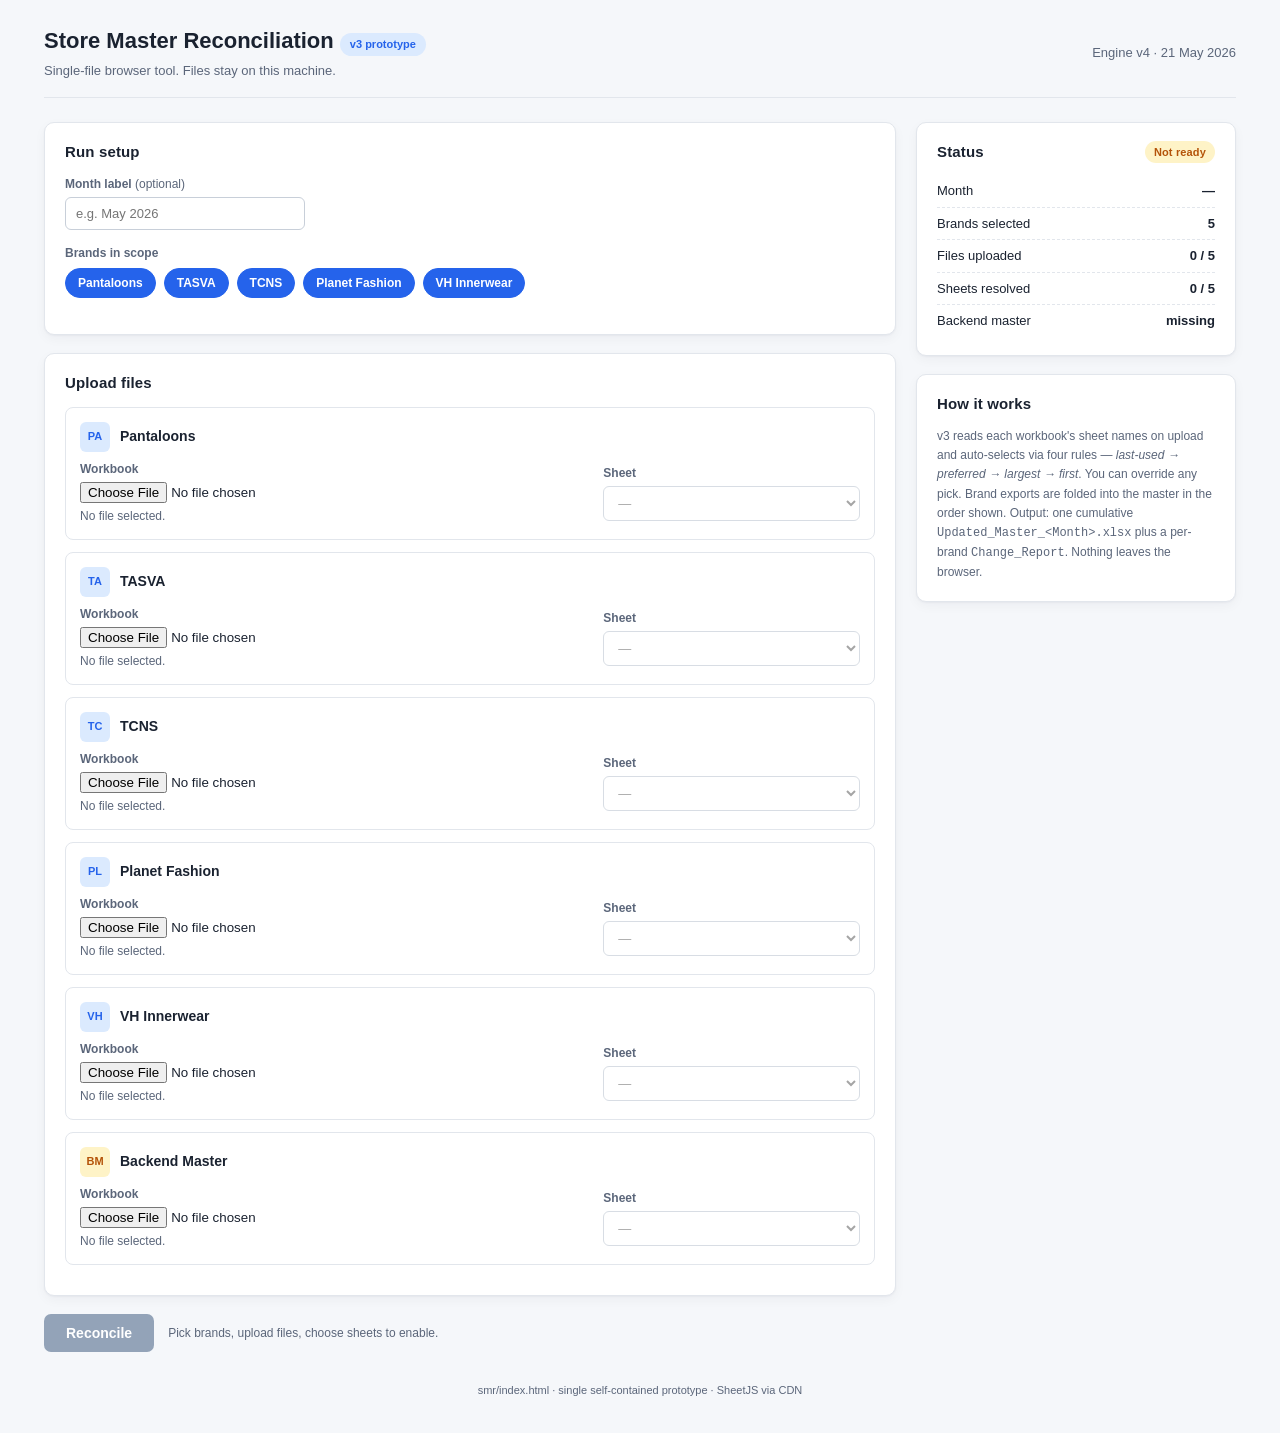
<file: smr/index.html>
<!DOCTYPE html>
<html lang="en">
<head>
<meta charset="utf-8" />
<title>Store Master Reconciliation — v3</title>
<meta name="viewport" content="width=device-width,initial-scale=1" />
<style>
  :root {
    --bg: #f5f7fa;
    --surface: #ffffff;
    --border: #e2e6ec;
    --border-strong: #c8cfd9;
    --text: #1a2230;
    --text-2: #5b667a;
    --accent: #2563eb;
    --accent-tint: #dbeafe;
    --success: #137333;
    --success-tint: #e6f4ea;
    --danger: #c5221f;
    --danger-tint: #fdecea;
    --warn: #b45309;
    --warn-tint: #fef3c7;
    --shadow: 0 1px 2px rgba(15,23,42,.04), 0 4px 12px rgba(15,23,42,.04);
  }
  * { box-sizing: border-box; }
  body {
    margin: 0; background: var(--bg); color: var(--text);
    font: 14px/1.5 -apple-system, BlinkMacSystemFont, "Segoe UI", Roboto, sans-serif;
  }
  .shell { max-width: 1240px; margin: 0 auto; padding: 24px; }
  .page-header {
    display: flex; align-items: center; justify-content: space-between;
    padding-bottom: 16px; margin-bottom: 24px; border-bottom: 1px solid var(--border);
  }
  .page-header h1 { margin: 0 0 4px 0; font-size: 22px; }
  .page-header .sub { color: var(--text-2); font-size: 13px; }
  .pill {
    display: inline-block; padding: 3px 10px; border-radius: 999px;
    background: var(--accent-tint); color: var(--accent);
    font-size: 11px; font-weight: 600;
  }
  .layout { display: grid; grid-template-columns: 1fr 320px; gap: 20px; align-items: flex-start; }
  @media (max-width: 960px) { .layout { grid-template-columns: 1fr; } }

  .card {
    background: var(--surface); border: 1px solid var(--border); border-radius: 10px;
    padding: 18px 20px; box-shadow: var(--shadow); margin-bottom: 18px;
  }
  .card h2 { margin: 0 0 12px 0; font-size: 15px; letter-spacing: .01em; }
  .field { margin-bottom: 14px; }
  label { display: block; font-size: 12px; color: var(--text-2); margin-bottom: 4px; font-weight: 600; }
  input[type=text], select {
    width: 100%; padding: 8px 10px; border: 1px solid var(--border-strong);
    border-radius: 6px; background: var(--surface); font-size: 13px;
  }
  input[type=text]:focus, select:focus {
    outline: none; border-color: var(--accent); box-shadow: 0 0 0 3px var(--accent-tint);
  }
  .brand-chips { display: flex; flex-wrap: wrap; gap: 8px; margin-top: 6px; }
  .brand-chip {
    display: inline-flex; align-items: center; gap: 6px;
    padding: 5px 12px; border: 1px solid var(--border-strong); border-radius: 999px;
    background: var(--surface); cursor: pointer; font-size: 12px; user-select: none;
  }
  .brand-chip.active { background: var(--accent); color: #fff; border-color: var(--accent); }
  .brand-chip input { display: none; }

  /* Upload slot */
  .slot {
    border: 1px solid var(--border); border-radius: 8px; padding: 14px;
    margin-bottom: 12px; background: var(--surface);
  }
  .slot.hidden { display: none; }
  .slot.has-file { border-color: var(--success); background: var(--success-tint); }
  .slot.error { border-color: var(--danger); background: var(--danger-tint); }
  .slot-head { display: flex; align-items: center; gap: 10px; margin-bottom: 8px; }
  .slot-name { font-weight: 600; flex: 1; }
  .slot-avatar {
    width: 30px; height: 30px; border-radius: 6px; display: grid; place-items: center;
    background: var(--accent-tint); color: var(--accent); font-weight: 700; font-size: 11px;
  }
  .slot-row { display: flex; gap: 10px; align-items: end; flex-wrap: wrap; }
  .slot-row > * { flex: 1; min-width: 140px; }
  .slot-row .file-pick { flex: 2; }
  .file-meta { font-size: 12px; color: var(--text-2); margin-top: 4px; }
  .badge {
    display: inline-block; padding: 1px 7px; border-radius: 4px;
    font-size: 10px; font-weight: 600; text-transform: uppercase; letter-spacing: .05em;
    margin-left: 6px; vertical-align: middle;
  }
  .badge.last-used { background: #ede9fe; color: #6d28d9; }
  .badge.preferred { background: #dbeafe; color: #2563eb; }
  .badge.largest   { background: #fef3c7; color: #b45309; }
  .badge.first     { background: #e5e7eb; color: #4b5563; }
  .badge.csv       { background: #d1fae5; color: #047857; }
  .badge.error     { background: var(--danger-tint); color: var(--danger); }
  .slot-error { color: var(--danger); font-size: 12px; margin-top: 6px; }
  .static-sheet {
    padding: 8px 10px; border: 1px solid var(--border); border-radius: 6px;
    background: #f9fafb; font-size: 13px; color: var(--text-2); font-style: italic;
  }

  /* Sidebar */
  .status-row { display: flex; justify-content: space-between; padding: 6px 0;
    border-bottom: 1px dashed var(--border); font-size: 13px; }
  .status-row:last-child { border-bottom: 0; }
  .status-row .v { font-weight: 600; }
  .ready-pill {
    display: inline-block; padding: 3px 9px; border-radius: 999px; font-size: 11px;
    font-weight: 600;
  }
  .ready-pill.ready { background: var(--success-tint); color: var(--success); }
  .ready-pill.not-ready { background: var(--warn-tint); color: var(--warn); }

  .run-row { display: flex; align-items: center; gap: 14px; }
  button.primary {
    background: var(--accent); color: #fff; border: 0; padding: 11px 22px;
    border-radius: 7px; font-size: 14px; font-weight: 600; cursor: pointer;
  }
  button.primary:disabled { background: #93a3b8; cursor: not-allowed; }
  button.primary:hover:not(:disabled) { background: #1d4ed8; }
  .run-hint { font-size: 12px; color: var(--text-2); }

  /* Results */
  .download-row { display: flex; gap: 10px; align-items: center; padding: 10px 0; }
  .download-row a {
    display: inline-flex; align-items: center; gap: 6px;
    padding: 8px 14px; border: 1px solid var(--accent); border-radius: 6px;
    background: var(--accent-tint); color: var(--accent); font-size: 13px;
    text-decoration: none; font-weight: 600;
  }
  .download-row a:hover { background: var(--accent); color: #fff; }
  table.brand-table {
    width: 100%; border-collapse: collapse; font-size: 12px; margin-top: 8px;
  }
  table.brand-table th, table.brand-table td {
    padding: 6px 8px; border-bottom: 1px solid var(--border); text-align: left;
  }
  table.brand-table th { color: var(--text-2); font-weight: 600; font-size: 11px;
    text-transform: uppercase; letter-spacing: .04em; }
  .agg { display: grid; grid-template-columns: repeat(4, 1fr); gap: 10px; margin-bottom: 16px; }
  .agg .stat { padding: 10px; background: #f8fafc; border-radius: 6px; }
  .agg .stat .n { font-size: 22px; font-weight: 700; color: var(--accent); }
  .agg .stat .l { font-size: 11px; color: var(--text-2); text-transform: uppercase; }
  .warnings { background: #fff7ed; border: 1px solid #fdba74; padding: 10px 14px; border-radius: 6px; margin-top: 12px; font-size: 12px; }
  .warnings h4 { margin: 0 0 6px 0; color: var(--warn); }
  .warnings ul { margin: 0; padding-left: 20px; }
  .footer { color: var(--text-2); font-size: 11px; text-align: center; margin-top: 30px; }
  .progress-wrap { display: none; align-items: center; gap: 8px; }
  .progress-wrap.visible { display: flex; }
  .spinner {
    width: 16px; height: 16px; border: 2px solid var(--accent-tint);
    border-top-color: var(--accent); border-radius: 50%; animation: spin .8s linear infinite;
  }
  @keyframes spin { to { transform: rotate(360deg); } }
</style>
</head>
<body>
<main class="shell">

  <header class="page-header">
    <div>
      <h1>Store Master Reconciliation <span class="pill">v3 prototype</span></h1>
      <div class="sub">Single-file browser tool. Files stay on this machine.</div>
    </div>
    <div class="sub">Engine v4 · 21 May 2026</div>
  </header>

  <div class="layout">
    <div>
      <!-- SETUP CARD -->
      <section class="card">
        <h2>Run setup</h2>
        <div class="field">
          <label for="month">Month label <span style="font-weight:normal;color:var(--text-2)">(optional)</span></label>
          <input type="text" id="month" placeholder="e.g. May 2026" style="max-width:240px" />
        </div>
        <div class="field">
          <label>Brands in scope</label>
          <div class="brand-chips" id="brand-chips">
            <!-- populated by JS from BRANDS -->
          </div>
        </div>
      </section>

      <!-- UPLOAD CARD -->
      <section class="card">
        <h2>Upload files</h2>
        <div id="brand-slots">
          <!-- populated by JS -->
        </div>
        <div class="slot" id="slot-backend" data-slot="backend">
          <div class="slot-head">
            <span class="slot-avatar" style="background:#fef3c7;color:#b45309">BM</span>
            <span class="slot-name">Backend Master</span>
          </div>
          <div class="slot-row">
            <div class="file-pick">
              <label for="file-backend">Workbook</label>
              <input type="file" id="file-backend" accept=".xlsx,.xlsm,.xls,.csv" />
              <div class="file-meta" id="meta-backend">No file selected.</div>
            </div>
            <div>
              <label for="sheet-backend">Sheet</label>
              <div id="sheet-wrap-backend">
                <select id="sheet-backend" disabled><option>—</option></select>
              </div>
              <div class="file-meta" id="sheet-meta-backend"></div>
            </div>
          </div>
          <div class="slot-error" id="err-backend" hidden></div>
        </div>
      </section>

      <!-- RUN ROW -->
      <div class="run-row">
        <button class="primary" id="run" disabled>Reconcile</button>
        <span class="run-hint" id="run-hint">Pick brands, upload files, choose sheets to enable.</span>
        <span class="progress-wrap" id="progress"><span class="spinner"></span><span id="progress-text">Working…</span></span>
      </div>

      <!-- RESULTS -->
      <section id="results" style="display:none" class="card" aria-live="polite">
        <h2>Results</h2>
        <div id="results-body"></div>
      </section>
    </div>

    <!-- SIDEBAR -->
    <aside>
      <section class="card">
        <h2>Status <span class="ready-pill not-ready" id="ready-pill" style="float:right">Not ready</span></h2>
        <div class="status-row"><span>Month</span><span class="v" id="s-month">—</span></div>
        <div class="status-row"><span>Brands selected</span><span class="v" id="s-brands">0</span></div>
        <div class="status-row"><span>Files uploaded</span><span class="v" id="s-files">0 / 0</span></div>
        <div class="status-row"><span>Sheets resolved</span><span class="v" id="s-sheets">0 / 0</span></div>
        <div class="status-row"><span>Backend master</span><span class="v" id="s-backend">missing</span></div>
      </section>
      <section class="card">
        <h2>How it works</h2>
        <p style="font-size:12px;color:var(--text-2);line-height:1.6;margin:0">
          v3 reads each workbook's sheet names on upload and auto-selects via four
          rules — <em>last-used → preferred → largest → first</em>. You can override
          any pick. Brand exports are folded into the master in the order shown.
          Output: one cumulative <code>Updated_Master_&lt;Month&gt;.xlsx</code> plus a
          per-brand <code>Change_Report</code>. Nothing leaves the browser.
        </p>
      </section>
    </aside>
  </div>

  <p class="footer">smr/index.html · single self-contained prototype · SheetJS via CDN</p>
</main>

<!-- SheetJS — workbook parsing + writing.  CDN-loaded but no data leaves
     the browser; the library executes locally. -->
<script src="https://cdn.sheetjs.com/xlsx-0.20.2/package/dist/xlsx.full.min.js"></script>

<script>
"use strict";

/* ============================================================
 * Master schema (v3, 44 columns).  Column 1 ID, column 2 Title.
 * ============================================================ */
const MASTER_FIELDS = [
  "ID", "Title",
  "Store Id", "Store Name", "Retek Code", "Legacy Code",
  "Organization", "MainOrganization", "SubOrganization",
  "Facility Name", "NewFacilityName", "NewSubBrand",
  "brand", "Sub-brand", "Facility Type", "Brand2", "Business",
  "Region", "Store Type", "Store Main type", "Store Subtype",
  "Store Zone", "Store City", "State", "Address", "Pincode",
  "Location", "Located", "Square feet", "Carpet",
  "Store Opening Date", "Showroom Manager Name", "Showroom Manager No",
  "Store Email Id", "Area Manager Name", "ARM Contact No", "ARM E mail",
  "Regional Manager Name", "RM Contact No", "Regional Manager E-mail Id",
  "Isactive", "Dailychecklist access", "Old Sapcode", "Remarks",
];
// Title is engine-managed (mirror of Store Id) on every cascade outcome.
// ID and Old Sapcode are never overwritten on refresh.
// 44 columns total — verify in console.

/* ============================================================
 * Approved email domains (Section 6.2)
 * ============================================================ */
const APPROVED_EMAIL_DOMAINS = new Set([
  "abfrl.adityabirla.com",
  "ablbl.adityabirla.com",
  "sabyasachi.com",
  "shantanunikhil.com",
  "houseofmasaba.com",
]);

/* ============================================================
 * Helpers
 * ============================================================ */
// Convert a column letter ("A", "B", ..., "AA", "AB", ...) to 0-based index.
function colToIdx(letter) {
  let n = 0;
  for (const ch of letter.toUpperCase()) {
    if (ch < "A" || ch > "Z") return -1;
    n = n * 26 + (ch.charCodeAt(0) - 64);
  }
  return n - 1;
}

// v4 rule (d): the four zone codes are all upper-case.
const ZONE = { SOUTH: "SOUT", NORTH: "NRTH", WEST: "WEST", EAST: "EAST" };
function zoneFromRegion(region) {
  if (region == null) return null;
  const key = String(region).trim().toUpperCase();
  if (!key) return null;
  if (ZONE[key]) return ZONE[key];
  // Fallback: first alpha run, first 4 letters, always upper-case.
  const m = key.match(/[A-Z]+/);
  const token = m ? m[0] : key;
  return ZONE[token] || token.slice(0, 4);
}

function toTitleCase(s) {
  if (s == null) return null;
  return String(s).toLowerCase().replace(/\b\w/g, c => c.toUpperCase());
}

function lowerTrim(s) {
  if (s == null) return null;
  return String(s).trim().toLowerCase();
}

function toIntOrNull(v) {
  if (v == null || v === "") return null;
  // Parse as float first so "411005.0" -> 411005 (not 4110050 after
  // stripping the dot).  Then floor to drop any fractional part.
  const f = parseFloat(String(v).replace(/[^\d.\-]/g, ""));
  if (!Number.isFinite(f)) return null;
  return Math.trunc(f);
}

// SheetJS returns dates as JS Date objects when cellDates: true is set; otherwise
// as Excel serials.  Normalise both to YYYY-MM-DD strings.
function toIsoDate(v) {
  if (v == null || v === "") return null;
  if (v instanceof Date && !isNaN(v)) {
    return v.toISOString().slice(0, 10);
  }
  if (typeof v === "number" && Number.isFinite(v)) {
    // Excel serial -> JS Date (Excel epoch = 1899-12-30)
    const ms = (v - 25569) * 86400 * 1000;
    const d = new Date(ms);
    if (!isNaN(d)) return d.toISOString().slice(0, 10);
  }
  const s = String(v).trim();
  // Already YYYY-MM-DD
  const iso = s.match(/^(\d{4})-(\d{2})-(\d{2})/);
  if (iso) return iso[0];
  // DD/MM/YYYY or DD-MM-YYYY
  const m = s.match(/^(\d{1,2})[\/\-](\d{1,2})[\/\-](\d{2,4})/);
  if (m) {
    let [, d, mo, y] = m;
    if (y.length === 2) y = (Number(y) >= 70 ? "19" : "20") + y;
    return `${y.padStart(4,"0")}-${mo.padStart(2,"0")}-${d.padStart(2,"0")}`;
  }
  return s;
}

function cleanPhone(v) {
  if (v == null || v === "") return null;
  // Preserve "|" separator (multiple numbers).  Just trim each part.
  return String(v).split("|").map(s => s.trim()).filter(Boolean).join(" | ");
}

// Pincode parsed out of a TASVA address — "last 6 digits".
function pincodeFromAddress(addr) {
  if (!addr) return null;
  const m = String(addr).match(/(\d{6})(?!\d)/g);
  if (!m) return null;
  return parseInt(m[m.length - 1], 10);
}

// Apply a transform name to a value.
function applyTransform(value, transform) {
  if (value == null || value === "") return null;
  switch ((transform || "").toLowerCase()) {
    case "upper": return String(value).toUpperCase().trim();
    case "lower": return String(value).toLowerCase().trim();
    case "title": case "titlecase": return toTitleCase(String(value).trim());
    case "trim":  return String(value).trim();
    case "int":   return toIntOrNull(value);
    case "isodate": return toIsoDate(value);
    case "phone": case "phoneclean": return cleanPhone(value);
    case "zoneprefix": return zoneFromRegion(value);
    case "yes_no_upper": return String(value).trim().toUpperCase();
    case "": return typeof value === "string" ? value.trim() : value;
    default: return value;
  }
}

/* ============================================================
 * BRANDS configuration
 * Every brand has:
 *   label           — display string
 *   scope_column    — master column used to partition rows (brand | Organization)
 *   scope_value     — value that flags a row as belonging to this brand
 *   header_row      — 1-indexed row where the data sheet's headers live
 *   preferred_sheets— ordered candidates for auto-select rule 2
 *   mapping         — {target_field: rule}
 * A rule is one of:
 *   {t: "COL", c: "A", x: "upper"}
 *   {t: "CONST", v: "PFRL"}
 *   {t: "EMPTY"}
 *   {t: "PRESERVE"}             — read from master; never overwrite
 *   {t: "MIRROR", from: "Store Id"}
 *   {t: "DERIVED", op: "pincodeFromAddress", c: "Y"}
 *   {t: "FALLBACK", primary: "L", fallback: "L"}   — same-column fallback (Carpet=Sqft)
 * ============================================================ */
const BRANDS = {
  "Pantaloons": {
    label: "Pantaloons", scope_column: "brand", scope_value: "Pantaloons",
    header_row: 1, preferred_sheets: ["Sheet1"],
    mapping: {
      "ID":             {t: "PRESERVE"},
      "Title":          {t: "MIRROR", from: "Store Id"},
      "Store Id":       {t: "COL", c: "C"},
      "Store Name":     {t: "COL", c: "D"},
      "Retek Code":     {t: "COL", c: "C"},
      "Legacy Code":    {t: "COL", c: "C"},
      "Organization":   {t: "CONST", v: "PFRL"},
      "MainOrganization":{t: "CONST", v: "ABFRL"},
      "SubOrganization":{t: "CONST", v: "PFRL"},
      "Facility Name":  {t: "CONST", v: "Pantaloons"},
      "NewFacilityName":{t: "CONST", v: "Pantaloons"},
      "NewSubBrand":    {t: "EMPTY"},
      "brand":          {t: "CONST", v: "Pantaloons"},
      "Sub-brand":      {t: "CONST", v: "Pantaloons"},
      "Facility Type":  {t: "CONST", v: "Retail"},
      "Brand2":         {t: "CONST", v: "Pantaloons"},
      "Business":       {t: "CONST", v: "Pantaloons"},
      "Region":         {t: "COL", c: "B", x: "upper"},
      "Store Type":     {t: "COL", c: "K"},
      "Store Main type":{t: "COL", c: "K"},
      "Store Subtype":  {t: "COL", c: "K"},
      "Store Zone":     {t: "COL", c: "B", x: "zoneprefix"},
      "Store City":     {t: "COL", c: "F"},
      "State":          {t: "COL", c: "I", x: "title"},
      "Address":        {t: "COL", c: "O"},
      "Pincode":        {t: "COL", c: "P", x: "int"},
      "Location":       {t: "COL", c: "D"},          // = Store Name per D-3
      "Located":        {t: "COL", c: "J"},
      "Square feet":    {t: "COL", c: "L", x: "int"},
      "Carpet":         {t: "COL", c: "L", x: "int"},
      "Store Opening Date": {t: "COL", c: "M", x: "isodate"},
      "Showroom Manager Name": {t: "COL", c: "Q"},
      "Showroom Manager No":   {t: "COL", c: "R", x: "phone"},
      "Store Email Id": {t: "COL", c: "S", x: "lower"},
      "Area Manager Name": {t: "COL", c: "T"},
      "ARM Contact No": {t: "COL", c: "U", x: "phone"},
      "ARM E mail":     {t: "COL", c: "V", x: "lower"},
      "Regional Manager Name": {t: "COL", c: "W"},
      "RM Contact No":  {t: "COL", c: "X", x: "phone"},
      "Regional Manager E-mail Id": {t: "COL", c: "Y", x: "lower"},
      "Isactive":       {t: "CONST", v: "YES"},
      "Dailychecklist access": {t: "CONST", v: "YES"},
      "Old Sapcode":    {t: "PRESERVE"},
      "Remarks":        {t: "PRESERVE"},   // engine writes via cascade
    },
  },

  "Tasva": {
    label: "TASVA", scope_column: "brand", scope_value: "Tasva",
    header_row: 2, preferred_sheets: ["Contact Master"],
    mapping: {
      "ID":             {t: "PRESERVE"},
      "Title":          {t: "MIRROR", from: "Store Id"},
      "Store Id":       {t: "COL", c: "A"},
      "Store Name":     {t: "COL", c: "B"},
      "Retek Code":     {t: "COL", c: "A"},
      "Legacy Code":    {t: "COL", c: "A"},
      "Organization":   {t: "CONST", v: "Ethnic Business"},
      "MainOrganization":{t: "CONST", v: "ABFRL"},
      "SubOrganization":{t: "CONST", v: "Ethnic"},
      "Facility Name":  {t: "CONST", v: "Tasva"},
      "NewFacilityName":{t: "CONST", v: "Tasva"},
      "NewSubBrand":    {t: "EMPTY"},
      "brand":          {t: "CONST", v: "Tasva"},
      "Sub-brand":      {t: "EMPTY"},
      "Facility Type":  {t: "CONST", v: "Retail"},
      "Brand2":         {t: "CONST", v: "Tasva"},
      "Business":       {t: "CONST", v: "Ethnic Business"},
      "Region":         {t: "COL", c: "E", x: "upper"},
      "Store Type":     {t: "COL", c: "D"},
      "Store Main type":{t: "COL", c: "D"},
      "Store Subtype":  {t: "COL", c: "D"},
      "Store Zone":     {t: "COL", c: "E", x: "zoneprefix"},
      "Store City":     {t: "COL", c: "G"},
      "State":          {t: "COL", c: "F", x: "title"},
      "Address":        {t: "COL", c: "Y"},
      "Pincode":        {t: "DERIVED", op: "pincodeFromAddress", c: "Y"},
      "Location":       {t: "COL", c: "B"},
      "Located":        {t: "COL", c: "C"},
      "Square feet":    {t: "EMPTY"},
      "Carpet":         {t: "EMPTY"},
      "Store Opening Date": {t: "COL", c: "W", x: "isodate"},
      "Showroom Manager Name": {t: "COL", c: "X"},
      "Showroom Manager No":   {t: "EMPTY"},
      "Store Email Id": {t: "COL", c: "V", x: "lower"},
      "Area Manager Name": {t: "COL", c: "K"},        // col 10 per D-1
      "ARM Contact No": {t: "COL", c: "L", x: "phone"},// col 11
      "ARM E mail":     {t: "COL", c: "M", x: "lower"},// col 12
      "Regional Manager Name": {t: "COL", c: "H"},     // col 7
      "RM Contact No":  {t: "COL", c: "J", x: "phone"},// col 9
      "Regional Manager E-mail Id": {t: "COL", c: "I", x: "lower"}, // col 8
      "Isactive":       {t: "CONST", v: "YES"},
      "Dailychecklist access": {t: "CONST", v: "YES"},
      "Old Sapcode":    {t: "PRESERVE"},
      "Remarks":        {t: "PRESERVE"},
    },
  },

  "TCNS": {
    label: "TCNS", scope_column: "Organization", scope_value: "TCNS",
    header_row: 1, preferred_sheets: ["Mar", "Apr", "May", "Jun", "Jul", "Aug",
                                      "Sep", "Oct", "Nov", "Dec", "Jan", "Feb"],
    mapping: {
      "ID":             {t: "PRESERVE"},
      "Title":          {t: "MIRROR", from: "Store Id"},
      "Store Id":       {t: "COL", c: "B"},
      "Store Name":     {t: "COL", c: "F"},
      "Retek Code":     {t: "COL", c: "B"},
      "Legacy Code":    {t: "COL", c: "B"},
      "Organization":   {t: "CONST", v: "TCNS"},
      "MainOrganization":{t: "CONST", v: "ABFRL"},
      "SubOrganization":{t: "CONST", v: "Ethnic"},
      "Facility Name":  {t: "CONST", v: "TCNS"},
      "NewFacilityName":{t: "CONST", v: "TCNS"},
      "NewSubBrand":    {t: "EMPTY"},
      "brand":          {t: "CONST", v: "TCNS"},
      "Sub-brand":      {t: "EMPTY"},
      "Facility Type":  {t: "CONST", v: "Retail"},
      "Brand2":         {t: "CONST", v: "TCNS"},
      "Business":       {t: "CONST", v: "Ethnic Business"},
      "Region":         {t: "COL", c: "D", x: "upper"},
      "Store Type":     {t: "COL", c: "L"},
      "Store Main type":{t: "COL", c: "L"},
      "Store Subtype":  {t: "COL", c: "L"},
      "Store Zone":     {t: "COL", c: "D", x: "zoneprefix"},
      "Store City":     {t: "COL", c: "G"},
      "State":          {t: "COL", c: "H", x: "title"},
      "Address":        {t: "COL", c: "AA"},
      "Pincode":        {t: "COL", c: "AB", x: "int"},
      "Location":       {t: "COL", c: "F"},
      "Located":        {t: "COL", c: "I"},
      "Square feet":    {t: "COL", c: "AD", x: "int"},
      "Carpet":         {t: "COL", c: "AD", x: "int"},
      "Store Opening Date": {t: "COL", c: "AC", x: "isodate"},
      "Showroom Manager Name": {t: "COL", c: "W"},
      "Showroom Manager No":   {t: "COL", c: "X", x: "phone"},
      "Store Email Id": {t: "COL", c: "V", x: "lower"},
      "Area Manager Name": {t: "COL", c: "P"},
      "ARM Contact No": {t: "COL", c: "R", x: "phone"},
      "ARM E mail":     {t: "COL", c: "Q", x: "lower"},
      "Regional Manager Name": {t: "COL", c: "Y"},
      "RM Contact No":  {t: "COL", c: "Z", x: "phone"},
      "Regional Manager E-mail Id": {t: "EMPTY"},
      "Isactive":       {t: "CONST", v: "YES"},
      "Dailychecklist access": {t: "CONST", v: "YES"},
      "Old Sapcode":    {t: "PRESERVE", seed_on_new: {c: "C"}},  // col C = Final AX
      "Remarks":        {t: "PRESERVE"},
    },
  },

  "PF": {
    label: "Planet Fashion", scope_column: "brand", scope_value: "PF",
    header_row: 2, preferred_sheets: ["PF Active Stores"],
    mapping: {
      "ID":             {t: "PRESERVE"},
      "Title":          {t: "MIRROR", from: "Store Id"},
      "Store Id":       {t: "COL", c: "C"},   // Active SAP — column varies by export; per current brands.json
      "Store Name":     {t: "COL", c: "C"},
      "Retek Code":     {t: "COL", c: "D"},   // SHRM 2
      "Legacy Code":    {t: "COL", c: "E"},   // ASP Code
      "Organization":   {t: "CONST", v: "MFL Lifestyle"},
      "MainOrganization":{t: "CONST", v: "ABLBL"},
      "SubOrganization":{t: "CONST", v: "Lifestyle Brands"},
      "Facility Name":  {t: "CONST", v: "Planet Fashion"},
      "NewFacilityName":{t: "CONST", v: "Planet Fashion"},
      "NewSubBrand":    {t: "EMPTY"},
      "brand":          {t: "CONST", v: "PF"},
      "Sub-brand":      {t: "EMPTY"},
      "Facility Type":  {t: "CONST", v: "Retail"},
      "Brand2":         {t: "CONST", v: "Planet Fashion"},
      "Business":       {t: "CONST", v: "Lifestyle"},
      "Region":         {t: "COL", c: "F", x: "upper"},
      "Store Type":     {t: "COL", c: "G"},
      "Store Main type":{t: "COL", c: "G"},
      "Store Subtype":  {t: "EMPTY"},
      "Store Zone":     {t: "COL", c: "F", x: "zoneprefix"},
      "Store City":     {t: "COL", c: "H"},
      "State":          {t: "COL", c: "I", x: "title"},
      "Address":        {t: "COL", c: "J"},
      "Pincode":        {t: "COL", c: "K", x: "int"},
      "Location":       {t: "COL", c: "C"},
      "Located":        {t: "COL", c: "L"},
      "Square feet":    {t: "COL", c: "M", x: "int"},
      "Carpet":         {t: "COL", c: "M", x: "int"},
      "Store Opening Date": {t: "COL", c: "N", x: "isodate"},
      "Showroom Manager Name": {t: "COL", c: "O"},
      "Showroom Manager No":   {t: "COL", c: "P", x: "phone"},
      "Store Email Id": {t: "COL", c: "Q", x: "lower"},
      "Area Manager Name": {t: "COL", c: "R"},
      "ARM Contact No": {t: "COL", c: "S", x: "phone"},
      "ARM E mail":     {t: "COL", c: "T", x: "lower"},
      "Regional Manager Name": {t: "COL", c: "U"},
      "RM Contact No":  {t: "COL", c: "V", x: "phone"},
      "Regional Manager E-mail Id": {t: "COL", c: "W", x: "lower"},
      "Isactive":       {t: "CONST", v: "YES"},
      "Dailychecklist access": {t: "CONST", v: "YES"},
      "Old Sapcode":    {t: "PRESERVE"},
      "Remarks":        {t: "PRESERVE"},
    },
  },

  "VHIW": {
    label: "VH Innerwear", scope_column: "brand", scope_value: "VH IW",
    header_row: 1, preferred_sheets: ["Sheet1", "Store Master", "Active Stores"],
    // Mapping per Section 8.5 (template from Anil's reference). Source columns
    // marked best-effort — operator should verify against the live VH IW
    // workbook before first production run.
    mapping: {
      "ID":             {t: "PRESERVE"},
      "Title":          {t: "MIRROR", from: "Store Id"},
      "Store Id":       {t: "COL", c: "C"},
      "Store Name":     {t: "COL", c: "D"},
      "Retek Code":     {t: "COL", c: "C"},
      "Legacy Code":    {t: "COL", c: "C"},
      "Organization":   {t: "CONST", v: "Innerwear Business"},
      "MainOrganization":{t: "CONST", v: "ABLBL"},
      "SubOrganization":{t: "CONST", v: "INNER Ware"},
      "Facility Name":  {t: "CONST", v: "VH Innerwear"},
      "NewFacilityName":{t: "CONST", v: "VH Innerwear"},
      "NewSubBrand":    {t: "EMPTY"},
      "brand":          {t: "CONST", v: "VH IW"},
      "Sub-brand":      {t: "EMPTY"},
      "Facility Type":  {t: "CONST", v: "Retail"},
      "Brand2":         {t: "CONST", v: "Vh Innerwear"},
      "Business":       {t: "CONST", v: "Innerwear"},
      "Region":         {t: "COL", c: "B", x: "upper"},
      "Store Type":     {t: "COL", c: "K"},
      "Store Main type":{t: "COL", c: "K"},
      "Store Subtype":  {t: "EMPTY"},
      "Store Zone":     {t: "COL", c: "B", x: "zoneprefix"},
      "Store City":     {t: "COL", c: "F"},
      "State":          {t: "COL", c: "I", x: "title"},
      "Address":        {t: "COL", c: "O"},
      "Pincode":        {t: "COL", c: "P", x: "int"},
      "Location":       {t: "COL", c: "D"},
      "Located":        {t: "COL", c: "J"},
      "Square feet":    {t: "COL", c: "R", x: "int"},   // Section 8.5 highlight
      "Carpet":         {t: "COL", c: "R", x: "int"},   // Same col R
      "Store Opening Date": {t: "COL", c: "M", x: "isodate"},
      "Showroom Manager Name": {t: "COL", c: "Q"},
      "Showroom Manager No":   {t: "COL", c: "S", x: "phone"},
      "Store Email Id": {t: "COL", c: "T", x: "lower"},
      "Area Manager Name": {t: "COL", c: "U"},
      "ARM Contact No": {t: "COL", c: "V", x: "phone"},
      "ARM E mail":     {t: "COL", c: "W", x: "lower"},
      "Regional Manager Name": {t: "COL", c: "X"},
      "RM Contact No":  {t: "COL", c: "Y", x: "phone"},
      "Regional Manager E-mail Id": {t: "COL", c: "Z", x: "lower"},
      "Isactive":       {t: "CONST", v: "YES"},
      "Dailychecklist access": {t: "CONST", v: "YES"},
      "Old Sapcode":    {t: "PRESERVE"},
      "Remarks":        {t: "PRESERVE"},
    },
  },
};

const BACKEND_PREFERRED_SHEETS = ["Backend Updated Data", "Master", "Sheet1"];

/* ============================================================
 * Source row reader: turn a SheetJS array-of-arrays into
 * { col_letter: value } dicts, skipping the header row(s).
 * ============================================================ */
function readSourceRows(workbook, sheetName, headerRow) {
  const ws = workbook.Sheets[sheetName];
  if (!ws) return [];
  // header:1 => array of arrays; cellDates:true preserves Date instances.
  // SheetJS's `range` accepts an absolute origin; we slice by hand below.
  const aoa = XLSX.utils.sheet_to_json(ws, { header: 1, defval: null, raw: false, dateNF: "yyyy-mm-dd" });
  const dataRows = aoa.slice(headerRow);  // headerRow is 1-indexed
  // Convert each row [v0,v1,...] -> { A: v0, B: v1, ..., AA: v26, ... }
  const out = [];
  for (const row of dataRows) {
    if (!row || row.every(c => c == null || (typeof c === "string" && !c.trim()))) continue;
    const obj = {};
    for (let i = 0; i < row.length; i++) {
      obj[idxToCol(i)] = row[i];
    }
    out.push(obj);
  }
  return out;
}

function idxToCol(idx) {
  let s = "", n = idx + 1;
  while (n > 0) {
    const r = (n - 1) % 26;
    s = String.fromCharCode(65 + r) + s;
    n = Math.floor((n - 1) / 26);
  }
  return s;
}

/* ============================================================
 * Read a value from a source row using the mapping rule.
 * Mapped-row dict is keyed by master field name.
 * ============================================================ */
function evalRule(rule, sourceRow, masterRow) {
  if (!rule) return null;
  switch (rule.t) {
    case "COL":
      return applyTransform(sourceRow[rule.c], rule.x);
    case "CONST":
      return rule.v;
    case "EMPTY":
      return null;
    case "PRESERVE":
      return masterRow ? masterRow[rule._target] : null;
    case "MIRROR":
      return null;  // applied post-cascade once Store Id is final
    case "DERIVED":
      if (rule.op === "pincodeFromAddress") return pincodeFromAddress(sourceRow[rule.c]);
      return null;
    default:
      return null;
  }
}

function mapSourceRowToMaster(brandCfg, sourceRow) {
  const out = {};
  for (const field of MASTER_FIELDS) {
    const rule = brandCfg.mapping[field];
    if (!rule) { out[field] = null; continue; }
    if (rule.t === "MIRROR" || rule.t === "PRESERVE") {
      out[field] = null;   // resolved later
      continue;
    }
    out[field] = evalRule(rule, sourceRow, null);
  }
  // v4 rule (d): Region and Store Zone are the SAME 4-char caps code.
  let regionSrc = out["Region"];
  if (regionSrc == null || regionSrc === "") regionSrc = out["Store Zone"];
  const zoneCode = zoneFromRegion(regionSrc);
  if (zoneCode != null) {
    out["Region"] = zoneCode;
    out["Store Zone"] = zoneCode;
  }
  // v4 rule (b): Store Main type / Subtype default to Store Type when
  // the brand sheet does not provide them.
  const stype = out["Store Type"];
  if (stype != null && stype !== "") {
    if (out["Store Main type"] == null || out["Store Main type"] === "") out["Store Main type"] = stype;
    if (out["Store Subtype"] == null || out["Store Subtype"] === "") out["Store Subtype"] = stype;
  }
  // Title mirrors Store Id at write time.
  out["Title"] = out["Store Id"];
  return out;
}

/* ============================================================
 * Cascade — Section 5
 * Returns one of: refresh / migrated / reactivated / new / orphan
 * Mutates masterRows on refresh/migrated/reactivated/new.
 * ============================================================ */
function findMatchInScope(masterRows, brandCfg, storeId) {
  const sid = String(storeId == null ? "" : storeId).trim();
  if (!sid) return null;
  for (const r of masterRows) {
    if (String(r[brandCfg.scope_column] || "").trim() !== brandCfg.scope_value) continue;
    if (String(r["Isactive"] || "YES").trim().toUpperCase() === "NO") continue;
    for (const f of ["Store Id", "Retek Code", "Legacy Code"]) {
      if (String(r[f] == null ? "" : r[f]).trim() === sid) return r;
    }
  }
  return null;
}

function findMigratedInScope(masterRows, brandCfg, storeId) {
  const sid = String(storeId == null ? "" : storeId).trim();
  if (!sid) return null;
  for (const r of masterRows) {
    if (String(r[brandCfg.scope_column] || "").trim() !== brandCfg.scope_value) continue;
    const oldRaw = r["Old Sapcode"];
    if (oldRaw == null || oldRaw === "") continue;
    const candidates = String(oldRaw).split(",").map(s => s.trim()).filter(Boolean);
    if (candidates.includes(sid)) return r;
  }
  return null;
}

function findInactiveInScope(masterRows, brandCfg, storeId) {
  const sid = String(storeId == null ? "" : storeId).trim();
  if (!sid) return null;
  for (const r of masterRows) {
    if (String(r[brandCfg.scope_column] || "").trim() !== brandCfg.scope_value) continue;
    if (String(r["Isactive"] || "").trim().toUpperCase() !== "NO") continue;
    for (const f of ["Store Id", "Retek Code", "Legacy Code"]) {
      if (String(r[f] == null ? "" : r[f]).trim() === sid) return r;
    }
  }
  return null;
}

function findOrphanCrossBrand(masterRows, brandCfg, storeId) {
  const sid = String(storeId == null ? "" : storeId).trim();
  if (!sid) return null;
  for (const r of masterRows) {
    if (String(r[brandCfg.scope_column] || "").trim() === brandCfg.scope_value) continue;
    for (const f of ["Store Id", "Retek Code", "Legacy Code"]) {
      if (String(r[f] == null ? "" : r[f]).trim() === sid) return r;
    }
  }
  return null;
}

function applyMappedToRow(brandCfg, mapped, target, isNew) {
  const changes = [];
  for (const field of MASTER_FIELDS) {
    const rule = brandCfg.mapping[field];
    if (!rule) continue;
    if (field === "ID") continue;   // never overwritten
    if (field === "Old Sapcode" && !isNew) {
      // v4 rule (e): Old Sapcode is an accumulating, comma-separated list.
      // Append any source-provided code(s); never replace existing tokens.
      const v = mapped[field];
      if (v == null || v === "") continue;
      const cur = String(target[field] == null ? "" : target[field])
        .split(",").map(s => s.trim()).filter(Boolean);
      String(v).split(",").map(s => s.trim()).filter(Boolean)
        .forEach(t => { if (!cur.includes(t)) cur.push(t); });
      const merged = cur.join(", ");
      if (target[field] !== merged) changes.push({field, before: target[field], after: merged});
      target[field] = merged;
      continue;
    }
    if (field === "Remarks") continue;   // engine writes via cascade
    if (rule.t === "PRESERVE") {
      if (isNew && rule.seed_on_new) {
        const v = applyTransform(rule.seed_on_new.value, rule.seed_on_new.x) ||
                  (rule.seed_on_new.c ? mapped["__src_" + rule.seed_on_new.c] : null);
        if (v != null) {
          if (target[field] !== v) changes.push({field, before: target[field], after: v});
          target[field] = v;
        }
      }
      continue;
    }
    if (rule.t === "MIRROR") continue;   // handled by Title mirror below
    const v = mapped[field];
    if (v == null && rule.t !== "EMPTY" && !isNew) continue;  // refresh: don't blank non-empty cells unless EMPTY
    if (target[field] !== v) {
      changes.push({field, before: target[field], after: v});
    }
    target[field] = v;
  }
  // v4 rule (c): Square feet <-> Carpet interchangeable on the final row.
  {
    const sf = target["Square feet"], cp = target["Carpet"];
    const empty = v => v == null || v === "";
    if (empty(sf) && !empty(cp)) target["Square feet"] = cp;
    else if (empty(cp) && !empty(sf)) target["Carpet"] = sf;
  }
  // Title invariant.
  if (target["Title"] !== target["Store Id"]) {
    changes.push({field: "Title", before: target["Title"], after: target["Store Id"]});
    target["Title"] = target["Store Id"];
  }
  return changes;
}

function fmtMonDate(monthLabel) {
  const d = new Date();
  // Use the month label if it parses, else today.
  const tryLabel = monthLabel && monthLabel.trim();
  // Best-effort: "Mon DD, YYYY"
  return d.toLocaleDateString("en-US", { month: "short", day: "numeric", year: "numeric" });
}

function fmtMonthYYYY(monthLabel) {
  if (monthLabel && monthLabel.trim()) return monthLabel.trim().replace(/\s+/g, "-");
  const d = new Date();
  return d.toLocaleString("en-US", { month: "short" }) + "-" + d.getFullYear();
}

function reconcileBrand(brandKey, brandCfg, sourceRows, masterRows, monthLabel) {
  const changes = [];
  const counts = { NEW: 0, REFRESH: 0, MIGRATED: 0, REACTIVATED: 0, ORPHAN: 0 };
  const sourceStoreIds = new Set();

  for (const srcRow of sourceRows) {
    const mapped = mapSourceRowToMaster(brandCfg, srcRow);
    // Stash raw source columns for seed_on_new lookups.
    Object.keys(srcRow).forEach(c => { mapped["__src_" + c] = srcRow[c]; });
    const sid = mapped["Store Id"];
    if (sid == null || String(sid).trim() === "") continue;
    sourceStoreIds.add(String(sid).trim());

    // Step 1 — Refresh
    let target = findMatchInScope(masterRows, brandCfg, sid);
    if (target) {
      const fchanges = applyMappedToRow(brandCfg, mapped, target, false);
      target["Isactive"] = "YES";
      target["Dailychecklist access"] = "YES";
      // Existing remark preserved on refresh.
      counts.REFRESH++;
      changes.push({ storeId: sid, action: "Refresh", fields: fchanges, remark: target["Remarks"] || "" });
      continue;
    }
    // Step 2 — Migrated
    target = findMigratedInScope(masterRows, brandCfg, sid);
    if (target) {
      const oldCode = target["Store Id"];
      const fchanges = applyMappedToRow(brandCfg, mapped, target, false);
      // v4 rule (e): preserve the chain — append the previous Store Id to
      // the Old Sapcode list (add, never replace), so future runs match.
      {
        const cur = String(target["Old Sapcode"] == null ? "" : target["Old Sapcode"])
          .split(",").map(s => s.trim()).filter(Boolean);
        const oc = oldCode == null ? "" : String(oldCode).trim();
        if (oc && !cur.includes(oc)) cur.push(oc);
        target["Old Sapcode"] = cur.join(", ");
      }
      target["Isactive"] = "YES";
      target["Dailychecklist access"] = "YES";
      target["Remarks"] = `Migrated from old SAP code ${oldCode} on ${fmtMonDate(monthLabel)}`;
      counts.MIGRATED++;
      changes.push({ storeId: sid, action: "Migrated", fields: fchanges, remark: target["Remarks"] });
      continue;
    }
    // Step 3 — Reactivate
    target = findInactiveInScope(masterRows, brandCfg, sid);
    if (target) {
      const fchanges = applyMappedToRow(brandCfg, mapped, target, false);
      target["Isactive"] = "YES";
      target["Dailychecklist access"] = "YES";
      target["Remarks"] = `Reactivated on ${fmtMonDate(monthLabel)}`;
      counts.REACTIVATED++;
      changes.push({ storeId: sid, action: "Reactivated", fields: fchanges, remark: target["Remarks"] });
      continue;
    }
    // Step 5 — Orphan (cross-brand collision)
    const orphan = findOrphanCrossBrand(masterRows, brandCfg, sid);
    if (orphan) {
      counts.ORPHAN++;
      changes.push({ storeId: sid, action: "Orphan", fields: [],
        remark: `Found under different brand (${orphan[brandCfg.scope_column]}) — source row skipped.` });
      continue;
    }
    // Step 4 — New
    const fresh = {};
    for (const f of MASTER_FIELDS) fresh[f] = null;
    applyMappedToRow(brandCfg, mapped, fresh, true);
    fresh["ID"] = "";   // blank, populated by SharePoint round-trip
    fresh["Isactive"] = "YES";
    fresh["Dailychecklist access"] = "YES";
    fresh["Remarks"] = `Store newly created on ${fmtMonDate(monthLabel)}`;
    fresh["Title"] = fresh["Store Id"];
    masterRows.push(fresh);
    counts.NEW++;
    changes.push({ storeId: sid, action: "New", fields: [], remark: fresh["Remarks"] });
  }

  // Section 6 inactivation pass — only on this brand's rows.
  let inactivated = 0;
  for (const r of masterRows) {
    if (String(r[brandCfg.scope_column] || "").trim() !== brandCfg.scope_value) continue;
    if (String(r["Isactive"] || "").trim().toUpperCase() === "NO") continue;
    const sid = String(r["Store Id"] == null ? "" : r["Store Id"]).trim();

    // 6.1 — missing from source
    if (!sourceStoreIds.has(sid)) {
      r["Isactive"] = "NO";
      r["Dailychecklist access"] = "NO";
      r["Remarks"] = `Store ID not present in ${brandCfg.label} sheet for ${fmtMonthYYYY(monthLabel)}. Marked as Inactive.`;
      inactivated++;
      changes.push({ storeId: sid, action: "Inactive (missing)", fields: [], remark: r["Remarks"] });
      continue;
    }
    // 6.2 — bad email domain
    const email = String(r["Store Email Id"] || "").trim().toLowerCase();
    if (email && email.includes("@")) {
      const domain = email.split("@")[1];
      if (domain && !APPROVED_EMAIL_DOMAINS.has(domain)) {
        r["Isactive"] = "NO";
        r["Dailychecklist access"] = "NO";
        r["Remarks"] = `Store email domain not in the approved list. Marked as Inactive.`;
        inactivated++;
        changes.push({ storeId: sid, action: "Inactive (bad email)", fields: [], remark: r["Remarks"] });
      }
    }
  }
  counts.INACTIVATED = inactivated;

  return { counts, changes };
}

/* ============================================================
 * Workbook writers via SheetJS
 * ============================================================ */
function writeUpdatedMaster(masterRows) {
  const aoa = [MASTER_FIELDS.slice()];
  for (const r of masterRows) aoa.push(MASTER_FIELDS.map(f => r[f]));
  const ws = XLSX.utils.aoa_to_sheet(aoa);
  const wb = XLSX.utils.book_new();
  XLSX.utils.book_append_sheet(wb, ws, "Master");
  return XLSX.write(wb, { bookType: "xlsx", type: "array" });
}

function writeChangeReport(brandLabel, result) {
  const wb = XLSX.utils.book_new();

  // Summary
  const sumAoa = [
    ["Metric", "Count"],
    ["NEW", result.counts.NEW || 0],
    ["REFRESH", result.counts.REFRESH || 0],
    ["MIGRATED", result.counts.MIGRATED || 0],
    ["REACTIVATED", result.counts.REACTIVATED || 0],
    ["ORPHAN", result.counts.ORPHAN || 0],
    ["INACTIVATED", result.counts.INACTIVATED || 0],
  ];
  XLSX.utils.book_append_sheet(wb, XLSX.utils.aoa_to_sheet(sumAoa), "Summary");

  // Changes
  const chAoa = [["Store Id", "Classification", "Field", "Before", "After", "Remark"]];
  for (const c of result.changes) {
    if (!c.fields || !c.fields.length) {
      chAoa.push([c.storeId, c.action, "", "", "", c.remark || ""]);
    } else {
      for (const f of c.fields) {
        chAoa.push([c.storeId, c.action, f.field,
                    f.before == null ? "" : f.before,
                    f.after  == null ? "" : f.after,
                    c.remark || ""]);
      }
    }
  }
  XLSX.utils.book_append_sheet(wb, XLSX.utils.aoa_to_sheet(chAoa), "Changes");
  return XLSX.write(wb, { bookType: "xlsx", type: "array" });
}

function downloadBlob(arrayBuf, name) {
  const blob = new Blob([arrayBuf], { type: "application/vnd.openxmlformats-officedocument.spreadsheetml.sheet" });
  const url = URL.createObjectURL(blob);
  const a = document.createElement("a");
  a.href = url; a.download = name; a.textContent = name;
  return a;
}

/* ============================================================
 *  UI WIRING
 * ============================================================ */
const SLOTS = Object.keys(BRANDS).map(k => ({ key: k, kind: "brand", cfg: BRANDS[k] }));
const STATE = {};  // slot key (lowercased) -> { file, workbook, sheets, sheet, rowCounts, badge }
const LS_KEY = (slot) => "smr.sheet." + slot;

function buildUI() {
  // Brand chips
  const chips = document.getElementById("brand-chips");
  for (const s of SLOTS) {
    const lbl = document.createElement("label");
    lbl.className = "brand-chip active";
    lbl.dataset.key = s.key;
    lbl.innerHTML = `<input type="checkbox" checked /> ${s.cfg.label}`;
    chips.appendChild(lbl);
    lbl.addEventListener("click", (e) => {
      e.preventDefault();
      const cb = lbl.querySelector("input");
      cb.checked = !cb.checked;
      lbl.classList.toggle("active", cb.checked);
      document.querySelector(`.slot[data-slot="${s.key.toLowerCase()}"]`)
        .classList.toggle("hidden", !cb.checked);
      refreshStatus();
    });
  }

  // Brand upload slots
  const host = document.getElementById("brand-slots");
  for (const s of SLOTS) {
    const slot = document.createElement("div");
    slot.className = "slot";
    slot.dataset.slot = s.key.toLowerCase();
    slot.dataset.brand = s.key;
    slot.innerHTML = `
      <div class="slot-head">
        <span class="slot-avatar">${(s.cfg.label || s.key).slice(0,2).toUpperCase()}</span>
        <span class="slot-name">${s.cfg.label}</span>
      </div>
      <div class="slot-row">
        <div class="file-pick">
          <label for="file-${s.key.toLowerCase()}">Workbook</label>
          <input type="file" id="file-${s.key.toLowerCase()}" accept=".xlsx,.xlsm,.xls,.xlsb,.csv" />
          <div class="file-meta" id="meta-${s.key.toLowerCase()}">No file selected.</div>
        </div>
        <div>
          <label for="sheet-${s.key.toLowerCase()}">Sheet</label>
          <div id="sheet-wrap-${s.key.toLowerCase()}">
            <select id="sheet-${s.key.toLowerCase()}" disabled><option>—</option></select>
          </div>
          <div class="file-meta" id="sheet-meta-${s.key.toLowerCase()}"></div>
        </div>
      </div>
      <div class="slot-error" id="err-${s.key.toLowerCase()}" hidden></div>
    `;
    host.appendChild(slot);
  }

  // Wire file inputs
  for (const s of SLOTS) {
    const slot = s.key.toLowerCase();
    document.getElementById(`file-${slot}`).addEventListener("change", (e) =>
      handleFileChange(slot, e.target.files[0], s.cfg));
    document.getElementById(`sheet-${slot}`).addEventListener("change", (e) =>
      handleSheetChange(slot, e.target.value, "user"));
  }
  document.getElementById("file-backend").addEventListener("change", (e) =>
    handleFileChange("backend", e.target.files[0], { preferred_sheets: BACKEND_PREFERRED_SHEETS, header_row: 1 }));
  document.getElementById("sheet-backend").addEventListener("change", (e) =>
    handleSheetChange("backend", e.target.value, "user"));

  document.getElementById("month").addEventListener("input", refreshStatus);
  document.getElementById("run").addEventListener("click", runReconcile);

  refreshStatus();
}

async function handleFileChange(slot, file, cfg) {
  const errEl = document.getElementById(`err-${slot}`);
  const slotEl = document.querySelector(`.slot[data-slot="${slot}"]`);
  errEl.hidden = true;
  if (!file) {
    STATE[slot] = null;
    document.getElementById(`meta-${slot}`).textContent = "No file selected.";
    setSheetDropdown(slot, [], null, null);
    slotEl.classList.remove("has-file", "error");
    refreshStatus();
    return;
  }
  document.getElementById(`meta-${slot}`).textContent =
    `${file.name} · ${(file.size / 1024).toFixed(1)} KB · parsing…`;
  try {
    const data = await file.arrayBuffer();
    const wb = XLSX.read(data, { type: "array", cellDates: true });
    const sheets = wb.SheetNames || [];
    const rowCounts = {};
    for (const sn of sheets) {
      const ref = wb.Sheets[sn]["!ref"];
      const range = ref ? XLSX.utils.decode_range(ref) : { s:{r:0}, e:{r:-1} };
      rowCounts[sn] = (range.e.r - range.s.r);   // approx row count
    }
    STATE[slot] = { file, workbook: wb, sheets, rowCounts, sheet: null, badge: null };
    document.getElementById(`meta-${slot}`).textContent =
      `${file.name} · ${(file.size / 1024).toFixed(1)} KB · ${sheets.length} sheet${sheets.length===1?"":"s"}`;

    const pick = autoSelectSheet(slot, sheets, rowCounts, cfg.preferred_sheets || []);
    setSheetDropdown(slot, sheets, pick.sheet, pick.badge);
    handleSheetChange(slot, pick.sheet, "auto");
    slotEl.classList.add("has-file");
    slotEl.classList.remove("error");
  } catch (exc) {
    errEl.hidden = false;
    errEl.textContent = "Could not open workbook: " + exc.message;
    slotEl.classList.add("error");
    STATE[slot] = null;
  }
  refreshStatus();
}

function autoSelectSheet(slot, sheets, rowCounts, preferred) {
  if (!sheets.length) return { sheet: null, badge: "error" };
  // Rule 1 — last-used (localStorage)
  let stored = null;
  try { stored = localStorage.getItem(LS_KEY(slot)); } catch (_) {}
  if (stored && sheets.includes(stored)) return { sheet: stored, badge: "last-used" };
  // Rule 2 — preferred (case-insensitive match within candidates)
  if (preferred && preferred.length) {
    const lc = sheets.map(s => s.toLowerCase());
    for (const p of preferred) {
      const idx = lc.indexOf(p.toLowerCase());
      if (idx >= 0) return { sheet: sheets[idx], badge: "preferred" };
    }
  }
  // Rule 3 — largest by row count
  if (sheets.length > 1) {
    let best = sheets[0], bestN = -1;
    for (const sn of sheets) {
      if (rowCounts[sn] > bestN) { best = sn; bestN = rowCounts[sn]; }
    }
    return { sheet: best, badge: "largest" };
  }
  // Rule 4 — first sheet
  return { sheet: sheets[0], badge: "first" };
}

function setSheetDropdown(slot, sheets, selected, badge) {
  const wrap = document.getElementById(`sheet-wrap-${slot}`);
  const meta = document.getElementById(`sheet-meta-${slot}`);
  wrap.innerHTML = "";
  meta.innerHTML = "";

  if (!sheets || !sheets.length) {
    const sel = document.createElement("select");
    sel.id = `sheet-${slot}`; sel.disabled = true;
    sel.innerHTML = "<option>—</option>";
    wrap.appendChild(sel);
    return;
  }

  // CSV / single-sheet workbook -> render a static label
  if (sheets.length === 1) {
    const label = document.createElement("div");
    label.className = "static-sheet";
    label.id = `sheet-${slot}`;
    label.textContent = sheets[0];
    label.dataset.value = sheets[0];
    // Hidden select for form-like reads
    const hidden = document.createElement("input");
    hidden.type = "hidden"; hidden.id = `sheet-${slot}-hidden`;
    hidden.value = sheets[0];
    wrap.appendChild(label);
    wrap.appendChild(hidden);
    meta.innerHTML = `Only one sheet <span class="badge csv">single sheet</span>`;
    return;
  }

  const sel = document.createElement("select");
  sel.id = `sheet-${slot}`;
  for (const sn of sheets) {
    const opt = document.createElement("option");
    opt.value = sn; opt.textContent = sn;
    if (sn === selected) opt.selected = true;
    sel.appendChild(opt);
  }
  sel.addEventListener("change", (e) => handleSheetChange(slot, e.target.value, "user"));
  wrap.appendChild(sel);

  if (badge) {
    meta.innerHTML = `Auto-picked <span class="badge ${badge}">${badge.replace("-", " ")}</span>`;
  }
}

function handleSheetChange(slot, sheetName, source) {
  if (!STATE[slot]) return;
  STATE[slot].sheet = sheetName;
  try { localStorage.setItem(LS_KEY(slot), sheetName); } catch (_) {}
  const meta = document.getElementById(`sheet-meta-${slot}`);
  if (source === "user" && meta) {
    meta.innerHTML = `Manual <span class="badge last-used">user pick</span>`;
  }
  refreshStatus();
}

function getSelectedSheet(slot) {
  const el = document.getElementById(`sheet-${slot}`);
  if (!el) return null;
  if (el.tagName === "SELECT") return el.value;
  // static-sheet div
  return el.dataset.value || null;
}

function refreshStatus() {
  const month = document.getElementById("month").value.trim();
  document.getElementById("s-month").textContent = month || "—";

  const activeBrands = SLOTS.filter(s => {
    const lbl = document.querySelector(`.brand-chip[data-key="${s.key}"]`);
    return lbl && lbl.classList.contains("active");
  });
  document.getElementById("s-brands").textContent = String(activeBrands.length);

  let filesUploaded = 0, sheetsResolved = 0;
  for (const s of activeBrands) {
    const slot = s.key.toLowerCase();
    if (STATE[slot] && STATE[slot].workbook) {
      filesUploaded++;
      const sn = getSelectedSheet(slot);
      if (sn && STATE[slot].sheets.includes(sn)) sheetsResolved++;
    }
  }
  document.getElementById("s-files").textContent = `${filesUploaded} / ${activeBrands.length}`;
  document.getElementById("s-sheets").textContent = `${sheetsResolved} / ${activeBrands.length}`;

  const bk = STATE.backend && STATE.backend.workbook;
  const bkSheet = bk && getSelectedSheet("backend");
  const bkOk = bk && bkSheet && STATE.backend.sheets.includes(bkSheet);
  document.getElementById("s-backend").textContent = bkOk
    ? "ready · sheet: " + bkSheet
    : (bk ? "sheet not picked" : "missing");

  const ready = filesUploaded > 0
    && filesUploaded === activeBrands.length
    && sheetsResolved === activeBrands.length
    && bkOk;
  const pill = document.getElementById("ready-pill");
  pill.classList.toggle("ready", ready);
  pill.classList.toggle("not-ready", !ready);
  pill.textContent = ready ? "Ready" : "Not ready";

  const btn = document.getElementById("run");
  btn.disabled = !ready;
  document.getElementById("run-hint").textContent = ready
    ? "All inputs ready. Click Reconcile."
    : "Pick brands, upload files, choose sheets to enable.";
}

/* ============================================================
 * Reconcile run
 * ============================================================ */
async function runReconcile() {
  const month = document.getElementById("month").value.trim() || null;
  const progress = document.getElementById("progress");
  const progressText = document.getElementById("progress-text");
  progress.classList.add("visible");

  try {
    // 1. Load backend master rows
    progressText.textContent = "Loading backend master…";
    const bkSheet = getSelectedSheet("backend");
    const bkWs = STATE.backend.workbook.Sheets[bkSheet];
    const bkAoa = XLSX.utils.sheet_to_json(bkWs, { header: 1, defval: null, raw: false });
    const headers = (bkAoa[0] || []).map(h => h == null ? "" : String(h));
    let masterRows = [];
    for (let i = 1; i < bkAoa.length; i++) {
      const row = bkAoa[i];
      if (!row || row.every(c => c == null || c === "")) continue;
      const r = {};
      for (let j = 0; j < headers.length; j++) r[headers[j]] = row[j] == null ? null : row[j];
      // Ensure every MASTER_FIELDS key exists (legacy 42-col master gets blank ID/Title)
      for (const f of MASTER_FIELDS) if (!(f in r)) r[f] = null;
      masterRows.push(r);
    }

    // 2. Per-brand pass, in display order, threading masterRows forward
    const perBrand = [];
    for (const s of SLOTS) {
      const lbl = document.querySelector(`.brand-chip[data-key="${s.key}"]`);
      if (!lbl || !lbl.classList.contains("active")) continue;
      const slot = s.key.toLowerCase();
      if (!STATE[slot] || !STATE[slot].workbook) continue;

      progressText.textContent = `Folding ${s.cfg.label}…`;
      await new Promise(r => setTimeout(r, 0));   // yield to paint
      const sheet = getSelectedSheet(slot);
      const sourceRows = readSourceRows(STATE[slot].workbook, sheet, s.cfg.header_row);
      const result = reconcileBrand(s.key, s.cfg, sourceRows, masterRows, month);
      perBrand.push({ key: s.key, label: s.cfg.label, sheet, sourceCount: sourceRows.length, ...result });
    }

    // 3. Write outputs
    progressText.textContent = "Generating Updated Master…";
    await new Promise(r => setTimeout(r, 0));
    const monthSlug = fmtMonthYYYY(month);
    const masterBuf = writeUpdatedMaster(masterRows);
    const masterName = `Updated_Master_${monthSlug}.xlsx`;
    const masterLink = downloadBlob(masterBuf, masterName);

    const brandLinks = perBrand.map(b => {
      const buf = writeChangeReport(b.label, b);
      return downloadBlob(buf, `${b.label.replace(/\s+/g, "_")}_Change_Report_${monthSlug}.xlsx`);
    });

    renderResults(perBrand, masterLink, brandLinks, masterRows.length, month);
  } catch (exc) {
    console.error(exc);
    alert("Reconciliation failed: " + exc.message);
  } finally {
    progress.classList.remove("visible");
  }
}

function renderResults(perBrand, masterLink, brandLinks, masterCount, month) {
  const sec = document.getElementById("results");
  const body = document.getElementById("results-body");
  body.innerHTML = "";

  const agg = perBrand.reduce((a, b) => {
    a.NEW += b.counts.NEW; a.REFRESH += b.counts.REFRESH;
    a.MIGRATED += b.counts.MIGRATED; a.REACTIVATED += b.counts.REACTIVATED;
    a.ORPHAN += b.counts.ORPHAN; a.INACTIVATED += b.counts.INACTIVATED;
    a.SOURCE += b.sourceCount;
    return a;
  }, { NEW:0, REFRESH:0, MIGRATED:0, REACTIVATED:0, ORPHAN:0, INACTIVATED:0, SOURCE:0 });

  const aggDiv = document.createElement("div");
  aggDiv.className = "agg";
  aggDiv.innerHTML = `
    <div class="stat"><div class="n">${agg.SOURCE}</div><div class="l">Source rows</div></div>
    <div class="stat"><div class="n">${masterCount}</div><div class="l">Master rows</div></div>
    <div class="stat"><div class="n">${agg.NEW}</div><div class="l">New</div></div>
    <div class="stat"><div class="n">${agg.REFRESH}</div><div class="l">Refreshed</div></div>
    <div class="stat"><div class="n">${agg.MIGRATED}</div><div class="l">Migrated</div></div>
    <div class="stat"><div class="n">${agg.REACTIVATED}</div><div class="l">Reactivated</div></div>
    <div class="stat"><div class="n">${agg.INACTIVATED}</div><div class="l">Inactivated</div></div>
    <div class="stat"><div class="n">${agg.ORPHAN}</div><div class="l">Orphans</div></div>
  `;
  body.appendChild(aggDiv);

  const downloads = document.createElement("div");
  downloads.className = "download-row";
  downloads.appendChild(masterLink);
  for (const a of brandLinks) downloads.appendChild(a);
  body.appendChild(downloads);

  const tbl = document.createElement("table");
  tbl.className = "brand-table";
  tbl.innerHTML = `
    <thead><tr><th>Brand</th><th>Sheet</th><th>Source rows</th><th>New</th>
    <th>Refresh</th><th>Migrated</th><th>Reactivated</th><th>Inactivated</th><th>Orphan</th></tr></thead>
    <tbody>${perBrand.map(b => `
      <tr><td>${b.label}</td><td>${b.sheet}</td><td>${b.sourceCount}</td>
      <td>${b.counts.NEW}</td><td>${b.counts.REFRESH}</td><td>${b.counts.MIGRATED}</td>
      <td>${b.counts.REACTIVATED}</td><td>${b.counts.INACTIVATED}</td><td>${b.counts.ORPHAN}</td></tr>
    `).join("")}</tbody>
  `;
  body.appendChild(tbl);

  sec.style.display = "";
  sec.scrollIntoView({ behavior: "smooth", block: "start" });
}

/* ============================================================
 * boot
 * ============================================================ */
buildUI();

// Smoke-check the schema in the console (handy when iterating).
console.log(`v3 prototype loaded. MASTER_FIELDS=${MASTER_FIELDS.length}, brands=${Object.keys(BRANDS).length}, approved-domains=${APPROVED_EMAIL_DOMAINS.size}`);
</script>
</body>
</html>
</file>
